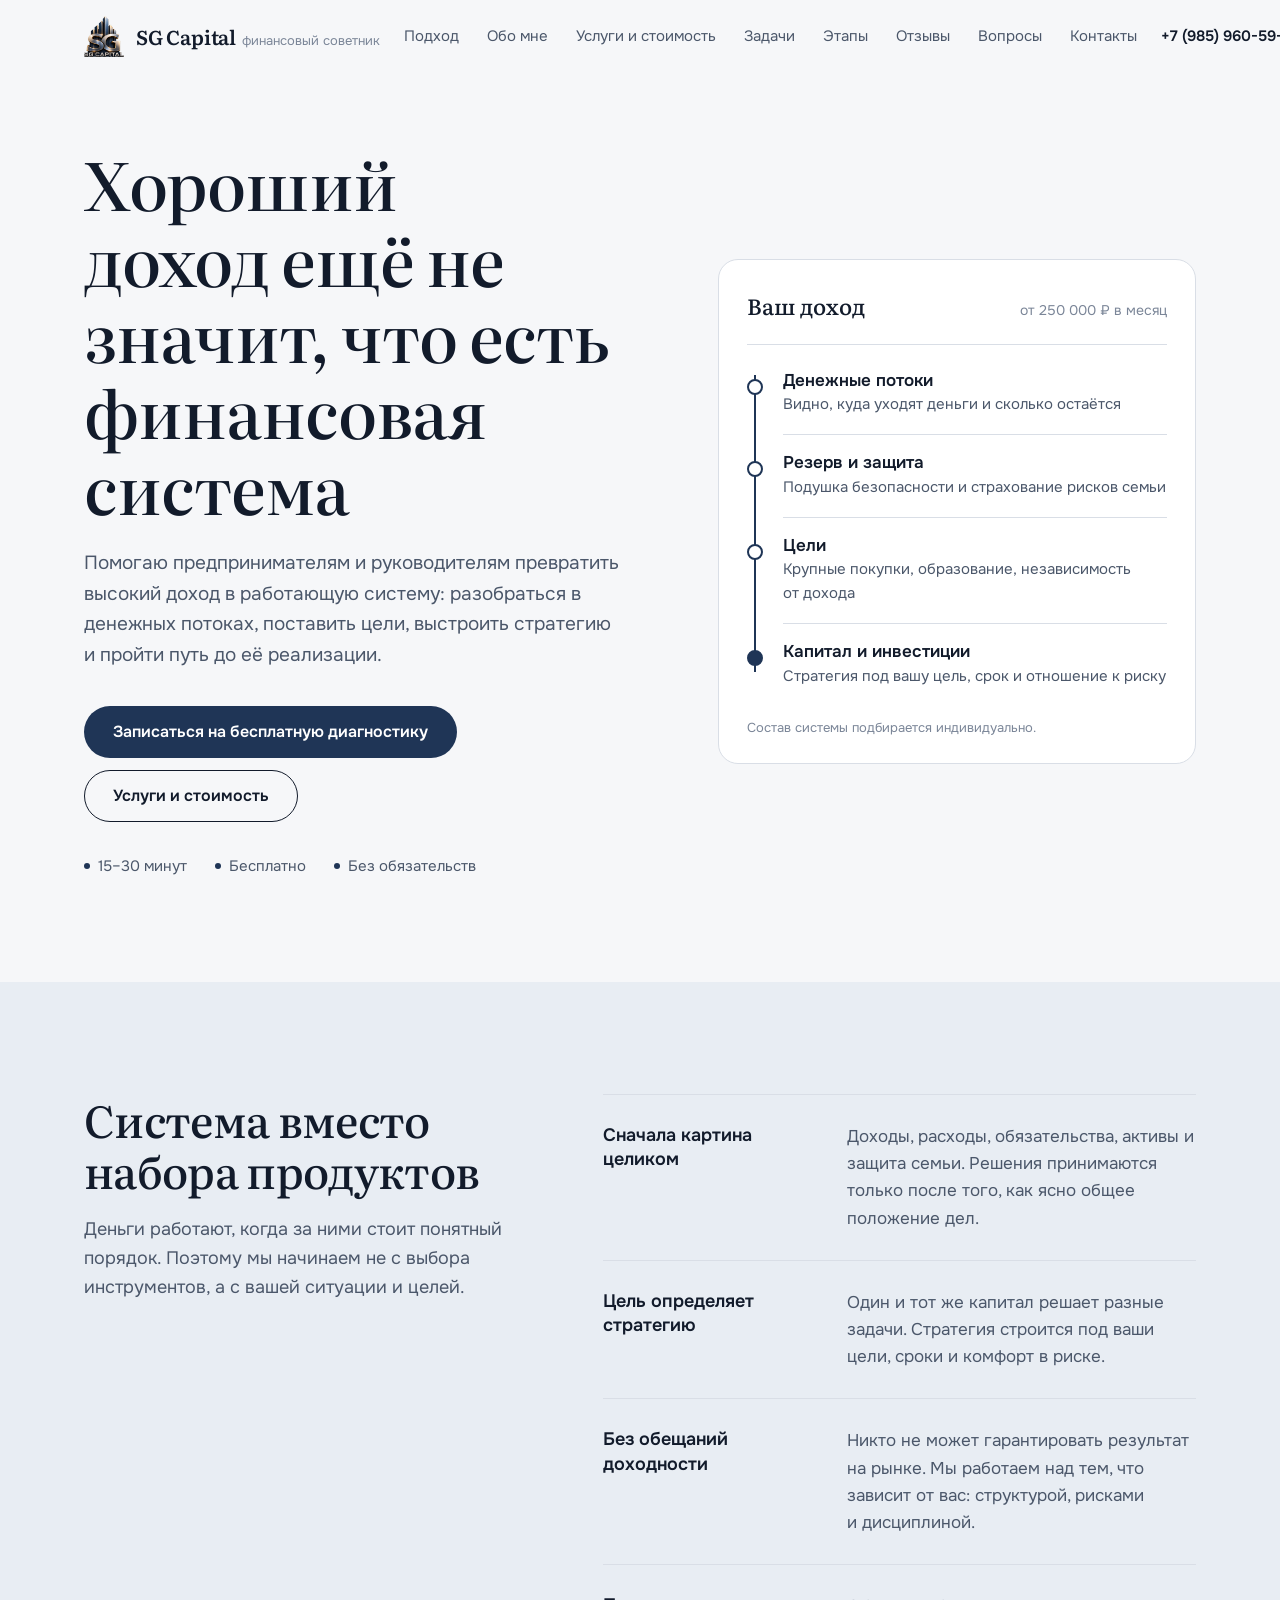
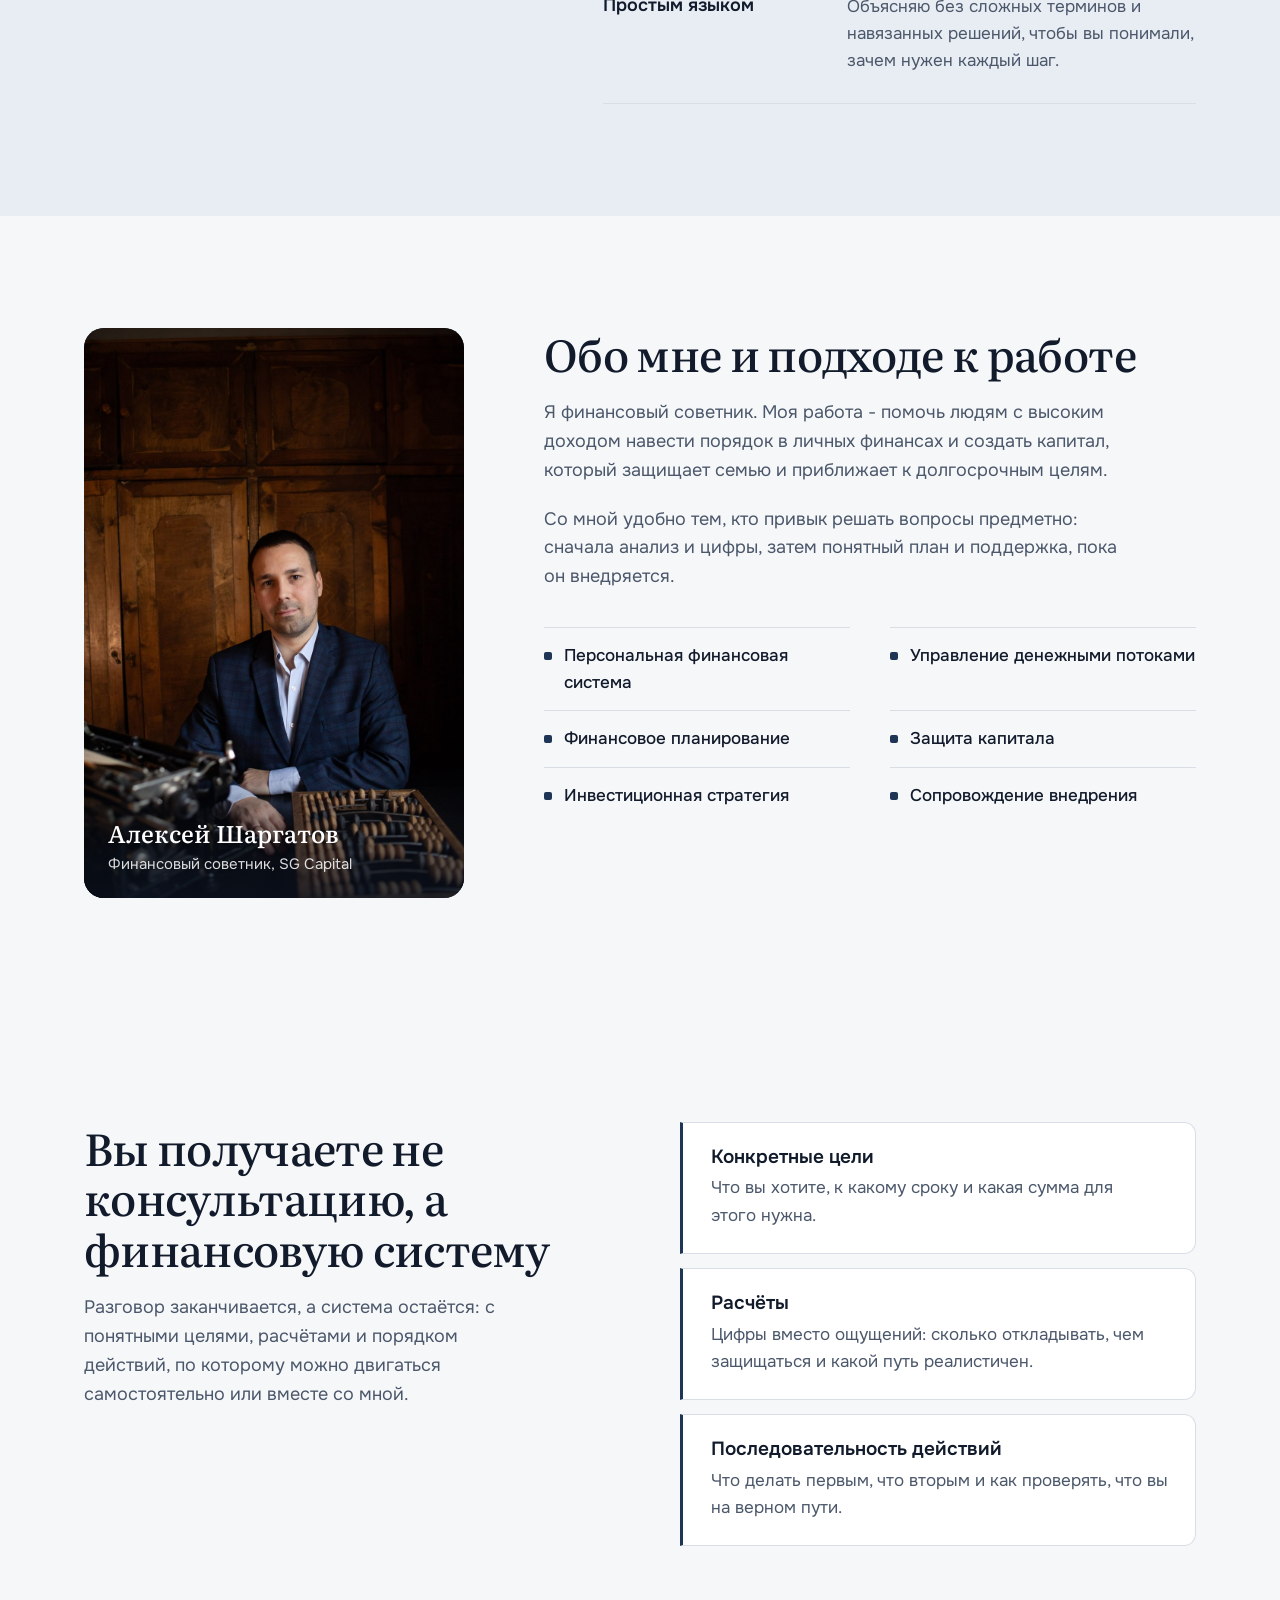
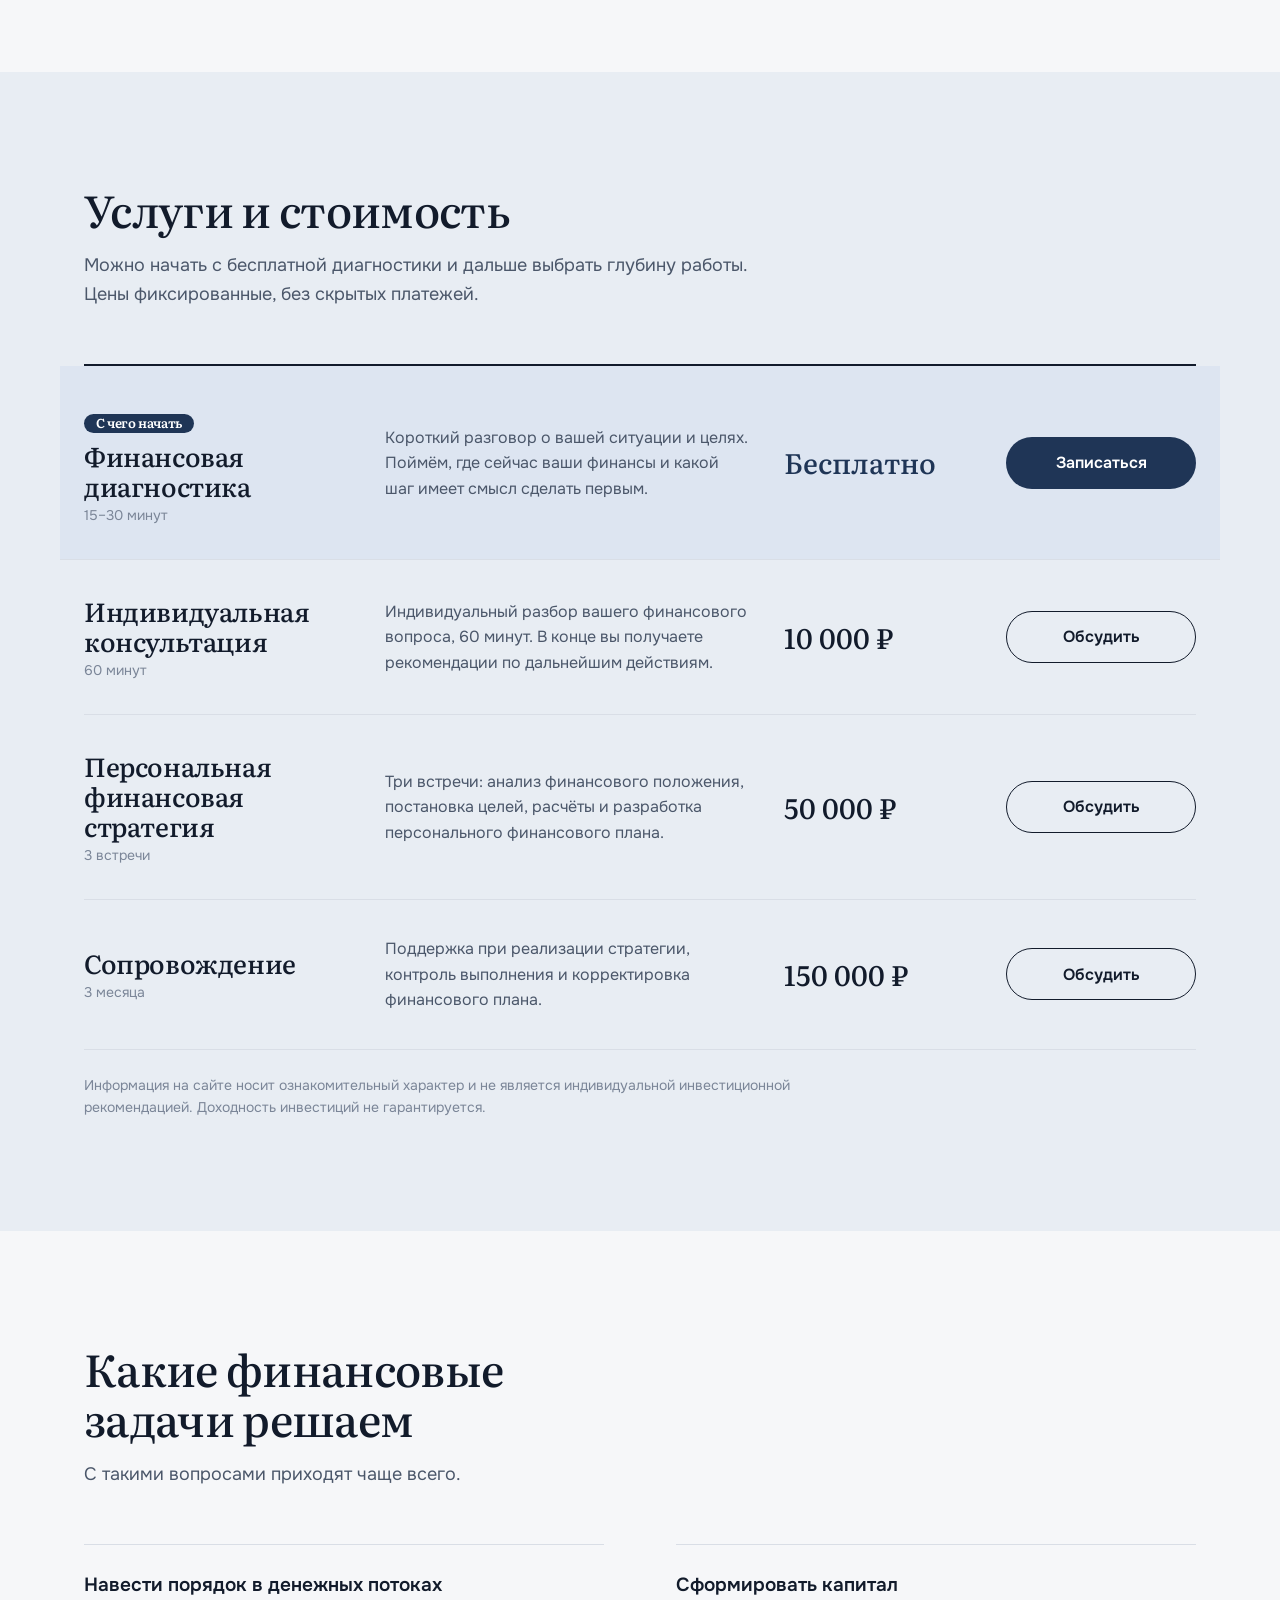
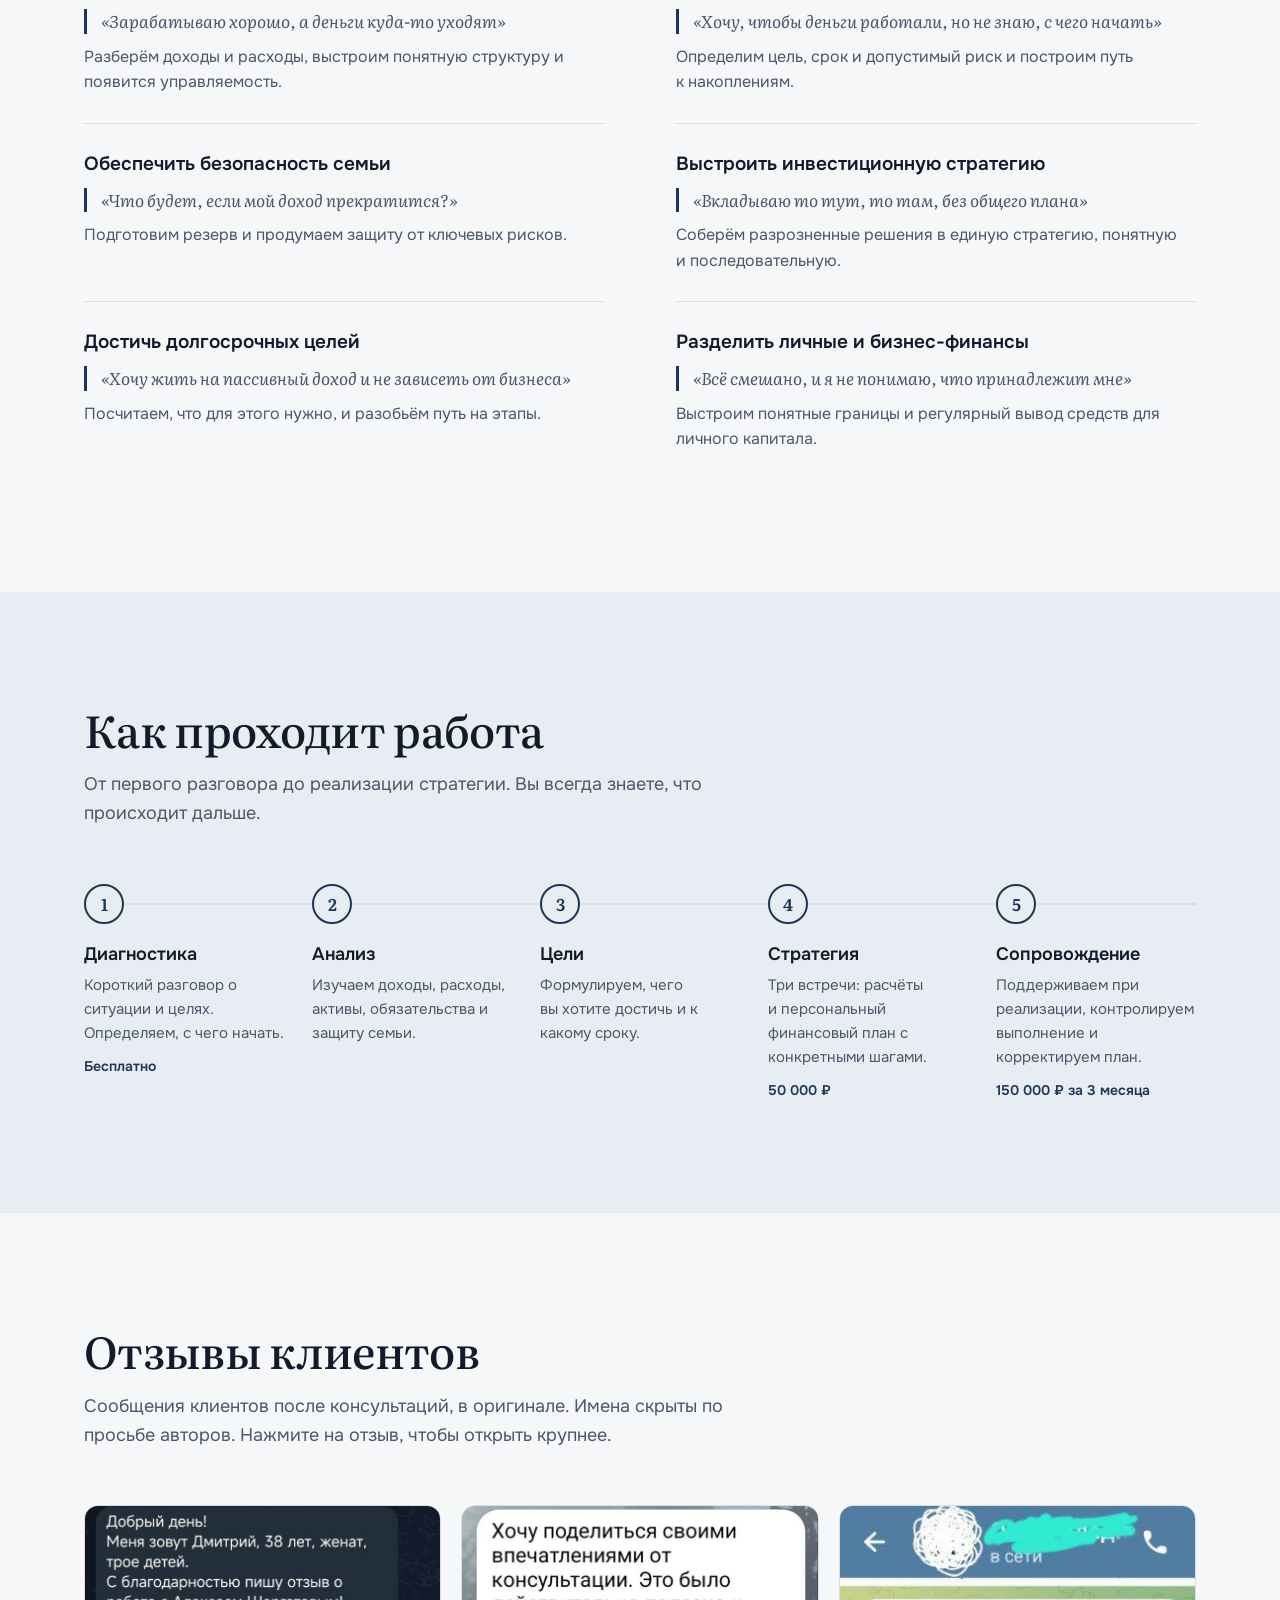
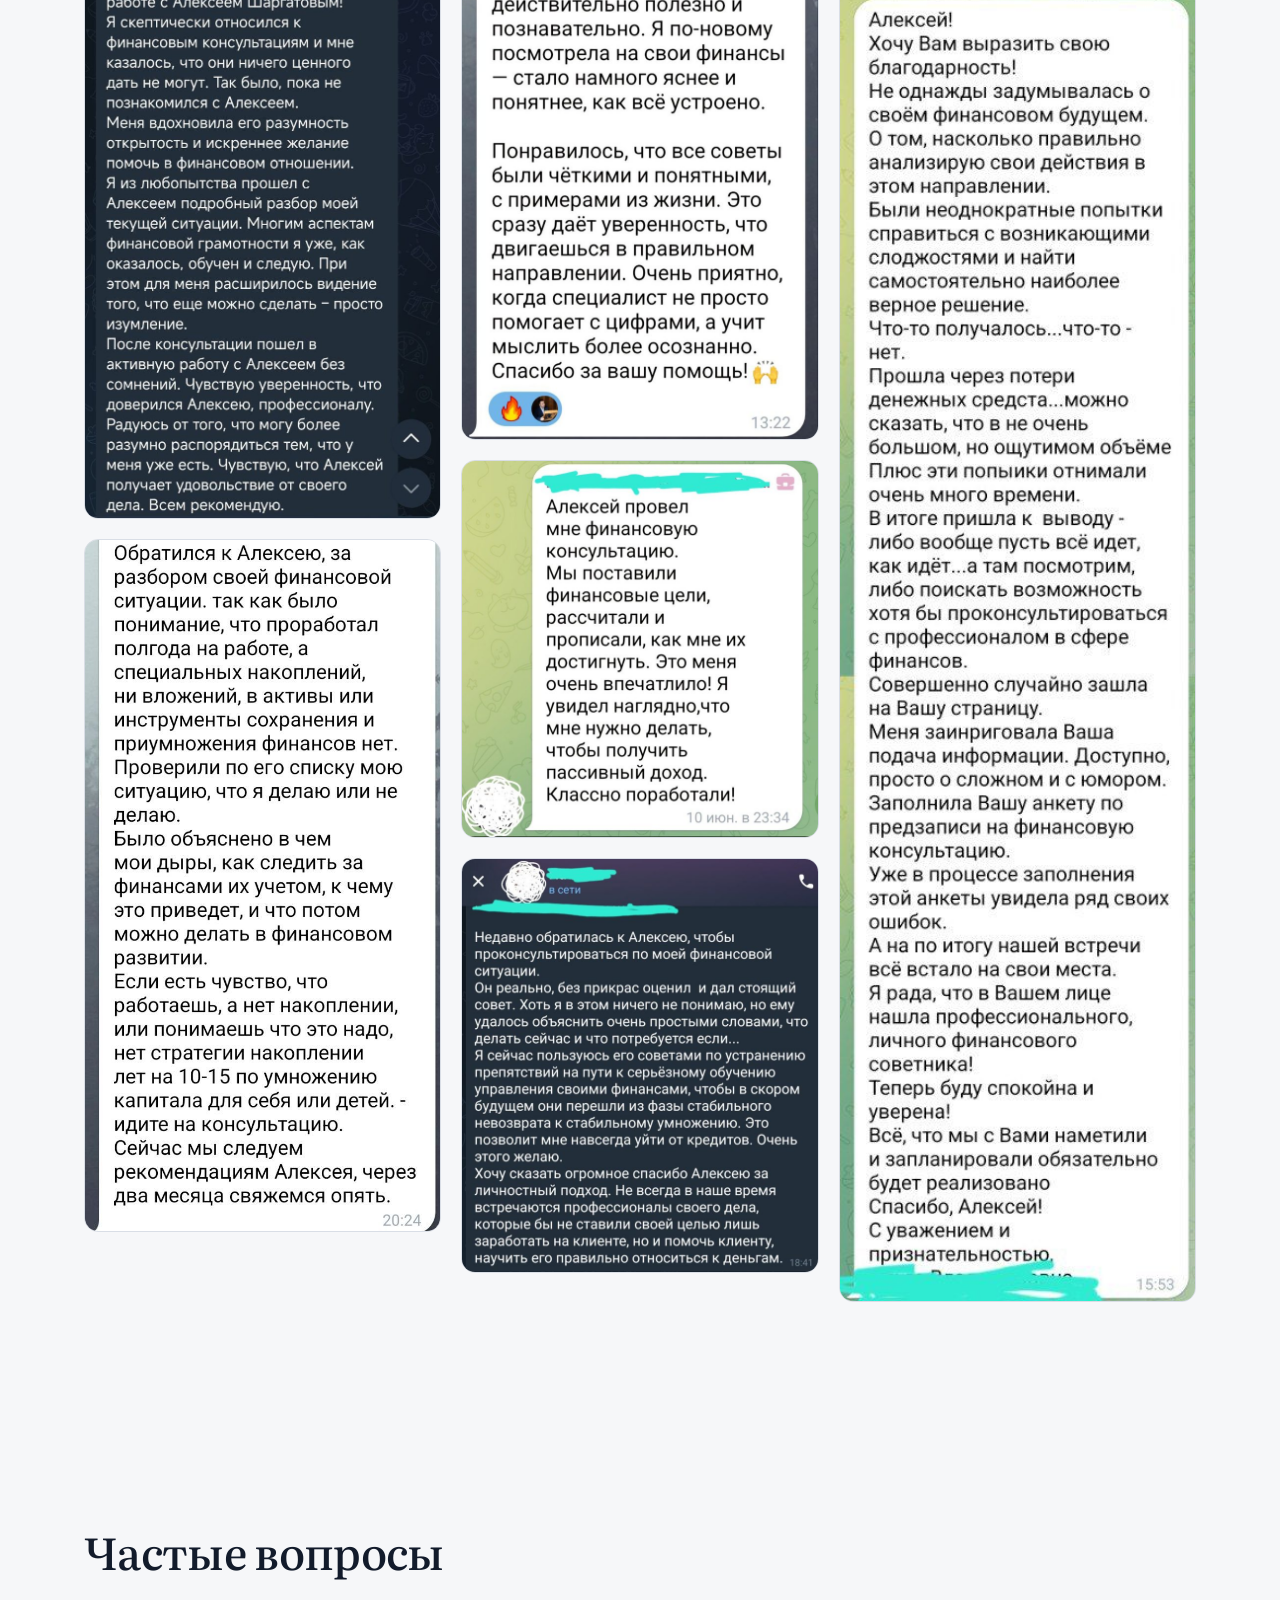
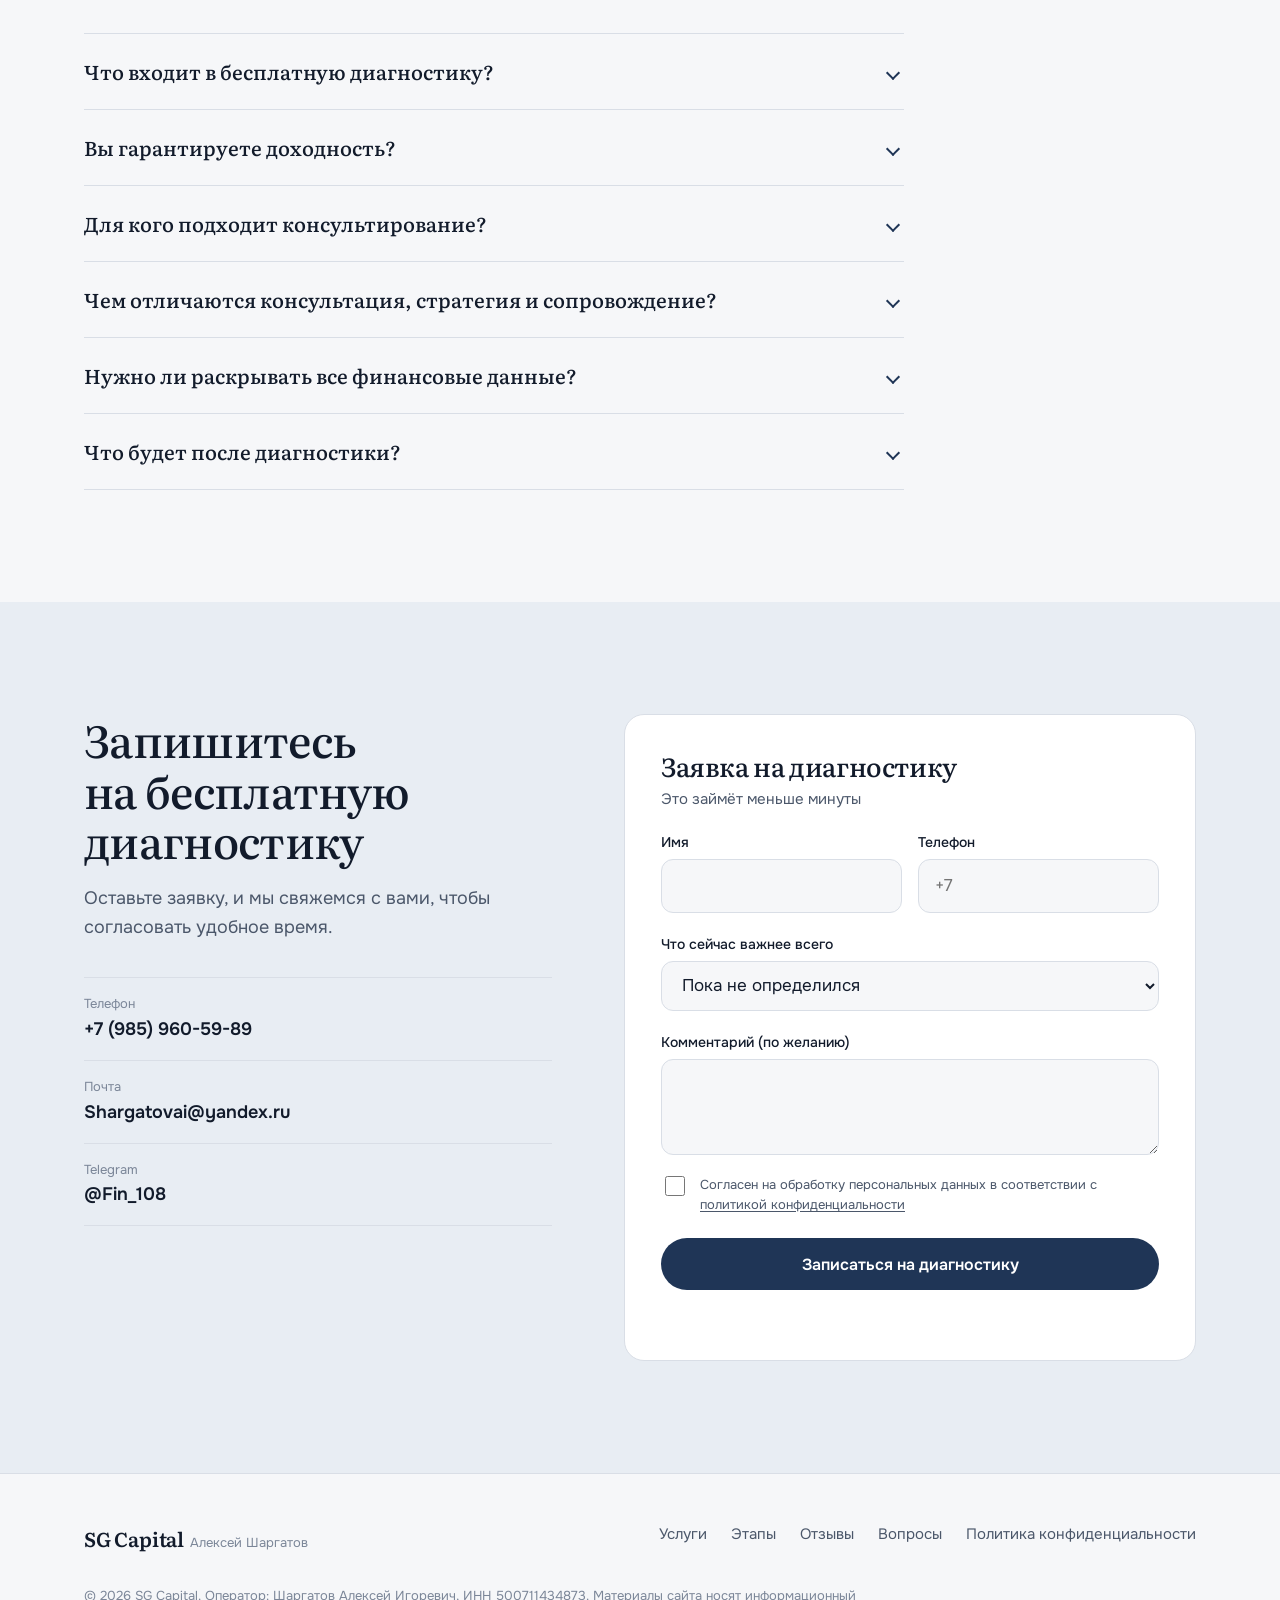
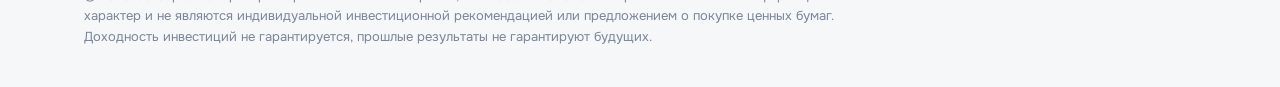
<file: index.html>
<!DOCTYPE html>
<html lang="ru">
<head>
<meta charset="UTF-8">
<meta name="viewport" content="width=device-width, initial-scale=1.0">
<title>Финансовый советник Алексей Шаргатов - SG Capital: личная финансовая система и стратегия</title>
<meta name="description" content="Персональное финансовое консультирование для предпринимателей и руководителей: финансовое планирование, управление денежными потоками, защита и формирование капитала. Бесплатная диагностика 15–30 минут.">
<link rel="canonical" href="https://murzzsite.github.io/sg-capital/">
<meta name="theme-color" content="#F6F7F4">
<meta property="og:type" content="website">
<meta property="og:locale" content="ru_RU">
<meta property="og:title" content="SG Capital - персональное финансовое консультирование">
<meta property="og:description" content="Превращаем высокий доход в работающую финансовую систему: анализ, цели, персональная стратегия и сопровождение.">
<meta property="og:url" content="https://murzzsite.github.io/sg-capital/">
<link rel="icon" href="data:image/svg+xml,%3Csvg xmlns='http://www.w3.org/2000/svg' viewBox='0 0 40 40'%3E%3Crect width='40' height='40' rx='10' fill='%231F3556'/%3E%3Cpath d='M12 25c0 2 2 3.5 5 3.5s4.5-1.2 4.5-3-1.8-2.6-4.5-3.2-4.5-1.4-4.5-3.4S14.5 12 17.500 12 22.500 13.500 22.500 15.500' fill='none' stroke='%23fff' stroke-width='2.400' stroke-linecap='round'/%3E%3Cpath d='M29 14.500c-.8-1.500-2.200-2.300-4-2.300-2.700 0-4.300 2-4.300 4.600v6.400c0 2.600 1.600 4.600 4.300 4.600 1.800 0 3.200-.8 4-2.300v-3h-4' fill='none' stroke='%23fff' stroke-width='2.400' stroke-linecap='round' stroke-linejoin='round'/%3E%3C/svg%3E">
<!-- Верификация поисковиков (вставить после получения кодов):
<meta name="yandex-verification" content="КОД">
<meta name="google-site-verification" content="КОД">
-->
<link rel="preconnect" href="https://fonts.googleapis.com">
<link rel="preconnect" href="https://fonts.gstatic.com" crossorigin>
<link href="https://fonts.googleapis.com/css2?family=Literata:ital,opsz,wght@0,7..72,400;0,7..72,500;0,7..72,600;1,7..72,400&family=Onest:wght@400;500;600&display=swap" rel="stylesheet">
<link rel="stylesheet" href="styles.css">

<script type="application/ld+json">
{
  "@context": "https://schema.org",
  "@type": "ProfessionalService",
  "name": "SG Capital",
  "description": "Персональное финансовое консультирование: финансовое планирование, управление денежными потоками, защита и формирование капитала.",
  "url": "https://murzzsite.github.io/sg-capital/",
  "areaServed": "RU",
  "telephone": "+7 985 960-59-89",
  "email": "Shargatovai@yandex.ru",
  "sameAs": ["https://t.me/Fin_108"],
  "image": "https://murzzsite.github.io/sg-capital/img/logo.png",
  "taxID": "500711434873",
  "founder": { "@type": "Person", "name": "Алексей Шаргатов", "alternateName": "Шаргатов Алексей Игоревич", "jobTitle": "Финансовый советник" },
  "makesOffer": [
    { "@type": "Offer", "name": "Бесплатная финансовая диагностика", "price": "0", "priceCurrency": "RUB" },
    { "@type": "Offer", "name": "Индивидуальная консультация", "price": "10000", "priceCurrency": "RUB" },
    { "@type": "Offer", "name": "Персональная финансовая стратегия", "price": "50000", "priceCurrency": "RUB" },
    { "@type": "Offer", "name": "Сопровождение на 3 месяца", "price": "150000", "priceCurrency": "RUB" }
  ]
}
</script>
<script type="application/ld+json">
{
  "@context": "https://schema.org",
  "@type": "FAQPage",
  "mainEntity": [
    { "@type": "Question", "name": "Что входит в бесплатную диагностику?", "acceptedAnswer": { "@type": "Answer", "text": "Короткий разговор на 15–30 минут: мы смотрим, как устроены ваши доходы, расходы и цели, и определяем, с чего стоит начать. Это ни к чему не обязывает." } },
    { "@type": "Question", "name": "Вы гарантируете доходность?", "acceptedAnswer": { "@type": "Answer", "text": "Нет. Никто не вправе гарантировать доходность инвестиций. Мы работаем над структурой, рисками и дисциплиной, а решения о вложениях вы принимаете сами." } },
    { "@type": "Question", "name": "Для кого подходит консультирование?", "acceptedAnswer": { "@type": "Answer", "text": "Для предпринимателей, руководителей и специалистов с доходом от 250 000 рублей в месяц, которые хотят систематизировать финансы и сформировать капитал." } },
    { "@type": "Question", "name": "Чем отличаются консультация, стратегия и сопровождение?", "acceptedAnswer": { "@type": "Answer", "text": "Консультация (10 000 ₽, 60 минут) - разбор одного финансового вопроса и рекомендации. Стратегия (50 000 ₽, 3 встречи) - анализ, цели, расчёты и персональный финансовый план. Сопровождение (150 000 ₽ за 3 месяца) - поддержка при реализации, контроль выполнения и корректировка плана." } },
    { "@type": "Question", "name": "Нужно ли раскрывать все финансовые данные?", "acceptedAnswer": { "@type": "Answer", "text": "На диагностике достаточно общей картины. Подробные цифры понадобятся при работе над стратегией, и вы сами решаете, чем делиться." } },
    { "@type": "Question", "name": "Что будет после диагностики?", "acceptedAnswer": { "@type": "Answer", "text": "Вы получите понимание, где сейчас ваши финансы и что имеет смысл делать дальше. Если вам нужна более глубокая работа, предложим подходящий формат: консультацию, стратегию или сопровождение." } }
  ]
}
</script>

<!-- АНАЛИТИКА: подключить после получения ID счётчиков.
Яндекс Метрика: вставить код счётчика сюда и задать window.YM_ID = <номер счётчика>; цель «lead_form».
Google Analytics (GA4): вставить gtag.js с идентификатором G-XXXXXXX.
-->
</head>
<body>

<header class="header" id="header">
  <div class="wrap header__inner">
    <a href="#top" class="logo" aria-label="SG Capital - на главную">
      <img class="logo__mark" src="img/logo.png" width="40" height="41" alt="">
      <span class="logo__text">SG Capital<small>финансовый советник</small></span>
    </a>
    <nav class="nav" id="nav" aria-label="Основная навигация">
      <a href="#approach">Подход</a>
      <a href="#about">Обо мне</a>
      <a href="#services">Услуги и стоимость</a>
      <a href="#tasks">Задачи</a>
      <a href="#process">Этапы</a>
      <a href="#reviews">Отзывы</a>
      <a href="#faq">Вопросы</a>
      <a href="#contact">Контакты</a>
    </nav>
    <a href="tel:+79859605989" class="header__phone">+7 (985) 960-59-89</a>
    <a href="#contact" class="btn btn--primary btn--sm">Записаться</a>
    <button class="burger" id="burger" aria-label="Открыть меню" aria-expanded="false" aria-controls="nav"><span></span></button>
  </div>
</header>

<main id="top">

<!-- HERO -->
<section class="hero">
  <div class="wrap hero__grid">
    <div>
      <h1>Хороший доход ещё не значит, что есть финансовая система</h1>
      <p class="hero__lead">Помогаю предпринимателям и руководителям превратить высокий доход в работающую систему: разобраться в денежных потоках, поставить цели, выстроить стратегию и пройти путь до её реализации.</p>
      <div class="hero__cta">
        <a href="#contact" class="btn btn--primary">Записаться на бесплатную диагностику</a>
        <a href="#services" class="btn btn--ghost">Услуги и стоимость</a>
      </div>
      <ul class="hero__facts">
        <li>15–30 минут</li>
        <li>Бесплатно</li>
        <li>Без обязательств</li>
      </ul>
    </div>

    <aside class="flow" aria-label="Схема персональной финансовой системы">
      <div class="flow__top"><strong>Ваш доход</strong><span>от 250 000 ₽ в месяц</span></div>
      <ol class="flow__list">
        <li class="flow__item"><h3>Денежные потоки</h3><p>Видно, куда уходят деньги и сколько остаётся</p></li>
        <li class="flow__item"><h3>Резерв и защита</h3><p>Подушка безопасности и страхование рисков семьи</p></li>
        <li class="flow__item"><h3>Цели</h3><p>Крупные покупки, образование, независимость от дохода</p></li>
        <li class="flow__item"><h3>Капитал и инвестиции</h3><p>Стратегия под вашу цель, срок и отношение к риску</p></li>
      </ol>
      <p class="flow__note">Состав системы подбирается индивидуально.</p>
    </aside>
  </div>
</section>

<!-- APPROACH -->
<section class="section section--tint" id="approach">
  <div class="wrap principles">
    <div class="principles__lead">
      <h2>Система вместо набора продуктов</h2>
      <p>Деньги работают, когда за ними стоит понятный порядок. Поэтому мы начинаем не с выбора инструментов, а с вашей ситуации и целей.</p>
    </div>
    <ul class="rules">
      <li><h3>Сначала картина целиком</h3><p>Доходы, расходы, обязательства, активы и защита семьи. Решения принимаются только после того, как ясно общее положение дел.</p></li>
      <li><h3>Цель определяет стратегию</h3><p>Один и тот же капитал решает разные задачи. Стратегия строится под ваши цели, сроки и комфорт в риске.</p></li>
      <li><h3>Без обещаний доходности</h3><p>Никто не может гарантировать результат на рынке. Мы работаем над тем, что зависит от вас: структурой, рисками и дисциплиной.</p></li>
      <li><h3>Простым языком</h3><p>Объясняю без сложных терминов и навязанных решений, чтобы вы понимали, зачем нужен каждый шаг.</p></li>
    </ul>
  </div>
</section>

<!-- ABOUT -->
<section class="section" id="about">
  <div class="wrap about">
    <figure class="portrait">
      <img src="img/alexey.jpg?v=2" width="1000" height="1500" alt="Алексей Шаргатов, финансовый советник SG Capital" loading="lazy">
      <figcaption><strong>Алексей Шаргатов</strong><span>Финансовый советник, SG Capital</span></figcaption>
    </figure>
    <div class="about__body">
      <h2>Обо мне и подходе к работе</h2>
      <p>Я финансовый советник. Моя работа - помочь людям с высоким доходом навести порядок в личных финансах и создать капитал, который защищает семью и приближает к долгосрочным целям.</p>
      <p>Со мной удобно тем, кто привык решать вопросы предметно: сначала анализ и цифры, затем понятный план и поддержка, пока он внедряется.</p>
      <ul class="about__areas">
        <li>Персональная финансовая система</li>
        <li>Управление денежными потоками</li>
        <li>Финансовое планирование</li>
        <li>Защита капитала</li>
        <li>Инвестиционная стратегия</li>
        <li>Сопровождение внедрения</li>
      </ul>
    </div>
  </div>
</section>

<!-- RESULT -->
<section class="section" id="result">
  <div class="wrap result">
    <div class="result__lead">
      <h2>Вы получаете не консультацию, а финансовую систему</h2>
      <p>Разговор заканчивается, а система остаётся: с понятными целями, расчётами и порядком действий, по которому можно двигаться самостоятельно или вместе со мной.</p>
    </div>
    <ul class="result__list">
      <li><h3>Конкретные цели</h3><p>Что вы хотите, к какому сроку и какая сумма для этого нужна.</p></li>
      <li><h3>Расчёты</h3><p>Цифры вместо ощущений: сколько откладывать, чем защищаться и какой путь реалистичен.</p></li>
      <li><h3>Последовательность действий</h3><p>Что делать первым, что вторым и как проверять, что вы на верном пути.</p></li>
    </ul>
  </div>
</section>

<!-- SERVICES -->
<section class="section section--tint" id="services">
  <div class="wrap">
    <div class="section__head">
      <h2>Услуги и стоимость</h2>
      <p>Можно начать с бесплатной диагностики и дальше выбрать глубину работы. Цены фиксированные, без скрытых платежей.</p>
    </div>
    <div class="price">
      <article class="price__row price__row--lead">
        <h3><span class="price__badge">С чего начать</span><br>Финансовая диагностика<small>15–30 минут</small></h3>
        <p>Короткий разговор о вашей ситуации и целях. Поймём, где сейчас ваши финансы и какой шаг имеет смысл сделать первым.</p>
        <div class="price__sum price__sum--free">Бесплатно</div>
        <a href="#contact" class="btn btn--primary">Записаться</a>
      </article>
      <article class="price__row">
        <h3>Индивидуальная консультация<small>60 минут</small></h3>
        <p>Индивидуальный разбор вашего финансового вопроса, 60 минут. В конце вы получаете рекомендации по дальнейшим действиям.</p>
        <div class="price__sum">10 000 ₽</div>
        <a href="#contact" class="btn btn--ghost">Обсудить</a>
      </article>
      <article class="price__row">
        <h3>Персональная финансовая стратегия<small>3 встречи</small></h3>
        <p>Три встречи: анализ финансового положения, постановка целей, расчёты и разработка персонального финансового плана.</p>
        <div class="price__sum">50 000 ₽</div>
        <a href="#contact" class="btn btn--ghost">Обсудить</a>
      </article>
      <article class="price__row">
        <h3>Сопровождение<small>3 месяца</small></h3>
        <p>Поддержка при реализации стратегии, контроль выполнения и корректировка финансового плана.</p>
        <div class="price__sum">150 000 ₽</div>
        <a href="#contact" class="btn btn--ghost">Обсудить</a>
      </article>
    </div>
    <p class="price__note">Информация на сайте носит ознакомительный характер и не является индивидуальной инвестиционной рекомендацией. Доходность инвестиций не гарантируется.</p>
  </div>
</section>

<!-- TASKS -->
<section class="section" id="tasks">
  <div class="wrap">
    <div class="section__head">
      <h2>Какие финансовые задачи решаем</h2>
      <p>С такими вопросами приходят чаще всего.</p>
    </div>
    <div class="tasks">
      <article class="task">
        <h3>Навести порядок в денежных потоках</h3>
        <blockquote>«Зарабатываю хорошо, а деньги куда-то уходят»</blockquote>
        <p>Разберём доходы и расходы, выстроим понятную структуру и появится управляемость.</p>
      </article>
      <article class="task">
        <h3>Сформировать капитал</h3>
        <blockquote>«Хочу, чтобы деньги работали, но не знаю, с чего начать»</blockquote>
        <p>Определим цель, срок и допустимый риск и построим путь к накоплениям.</p>
      </article>
      <article class="task">
        <h3>Обеспечить безопасность семьи</h3>
        <blockquote>«Что будет, если мой доход прекратится?»</blockquote>
        <p>Подготовим резерв и продумаем защиту от ключевых рисков.</p>
      </article>
      <article class="task">
        <h3>Выстроить инвестиционную стратегию</h3>
        <blockquote>«Вкладываю то тут, то там, без общего плана»</blockquote>
        <p>Соберём разрозненные решения в единую стратегию, понятную и последовательную.</p>
      </article>
      <article class="task">
        <h3>Достичь долгосрочных целей</h3>
        <blockquote>«Хочу жить на пассивный доход и не зависеть от бизнеса»</blockquote>
        <p>Посчитаем, что для этого нужно, и разобьём путь на этапы.</p>
      </article>
      <article class="task">
        <h3>Разделить личные и бизнес-финансы</h3>
        <blockquote>«Всё смешано, и я не понимаю, что принадлежит мне»</blockquote>
        <p>Выстроим понятные границы и регулярный вывод средств для личного капитала.</p>
      </article>
    </div>
  </div>
</section>

<!-- PROCESS -->
<section class="section section--tint" id="process">
  <div class="wrap">
    <div class="section__head">
      <h2>Как проходит работа</h2>
      <p>От первого разговора до реализации стратегии. Вы всегда знаете, что происходит дальше.</p>
    </div>
    <ol class="steps">
      <li class="step"><h3>Диагностика</h3><p>Короткий разговор о ситуации и целях. Определяем, с чего начать.</p><em>Бесплатно</em></li>
      <li class="step"><h3>Анализ</h3><p>Изучаем доходы, расходы, активы, обязательства и защиту семьи.</p></li>
      <li class="step"><h3>Цели</h3><p>Формулируем, чего вы хотите достичь и к какому сроку.</p></li>
      <li class="step"><h3>Стратегия</h3><p>Три встречи: расчёты и персональный финансовый план с конкретными шагами.</p><em>50 000 ₽</em></li>
      <li class="step"><h3>Сопровождение</h3><p>Поддерживаем при реализации, контролируем выполнение и корректируем план.</p><em>150 000 ₽ за 3 месяца</em></li>
    </ol>
  </div>
</section>

<!-- REVIEWS -->
<section class="section" id="reviews">
  <div class="wrap">
    <div class="section__head">
      <h2>Отзывы клиентов</h2>
      <p>Сообщения клиентов после консультаций, в оригинале. Имена скрыты по просьбе авторов. Нажмите на отзыв, чтобы открыть крупнее.</p>
    </div>
    <div class="reviews">
      <a class="review" href="img/review-1.jpg" target="_blank" rel="noopener"><img src="img/review-1.jpg" width="720" height="1239" alt="Отзыв клиента Дмитрия о работе с Алексеем Шаргатовым" loading="lazy"></a>
      <a class="review" href="img/review-2.jpg" target="_blank" rel="noopener"><img src="img/review-2.jpg" width="658" height="1280" alt="Отзыв клиента о разборе финансовой ситуации" loading="lazy"></a>
      <a class="review" href="img/review-3.jpg" target="_blank" rel="noopener"><img src="img/review-3.jpg" width="720" height="1080" alt="Отзыв клиента о консультации" loading="lazy"></a>
      <a class="review" href="img/review-4.jpg" target="_blank" rel="noopener"><img src="img/review-4.jpg" width="720" height="762" alt="Отзыв клиента о постановке финансовых целей" loading="lazy"></a>
      <a class="review" href="img/review-5.jpg" target="_blank" rel="noopener"><img src="img/review-5.jpg" width="720" height="836" alt="Отзыв клиента о личном подходе" loading="lazy"></a>
      <a class="review" href="img/review-6.jpg" target="_blank" rel="noopener"><img src="img/review-6.jpg" width="326" height="1280" alt="Отзыв клиентки о финансовой консультации" loading="lazy"></a>
    </div>
  </div>
</section>

<!-- FAQ -->
<section class="section" id="faq">
  <div class="wrap">
    <div class="section__head"><h2>Частые вопросы</h2></div>
    <div class="faq">
      <details>
        <summary>Что входит в бесплатную диагностику?</summary>
        <p>Короткий разговор на 15–30 минут: мы смотрим, как устроены ваши доходы, расходы и цели, и определяем, с чего стоит начать. Это ни к чему не обязывает.</p>
      </details>
      <details>
        <summary>Вы гарантируете доходность?</summary>
        <p>Нет. Никто не вправе гарантировать доходность инвестиций. Мы работаем над структурой, рисками и дисциплиной, а решения о вложениях вы принимаете сами.</p>
      </details>
      <details>
        <summary>Для кого подходит консультирование?</summary>
        <p>Для предпринимателей, руководителей и специалистов с доходом от 250 000 рублей в месяц, которые хотят систематизировать финансы и сформировать капитал.</p>
      </details>
      <details>
        <summary>Чем отличаются консультация, стратегия и сопровождение?</summary>
        <p>Консультация (10 000 ₽, 60 минут) - разбор одного финансового вопроса и рекомендации. Стратегия (50 000 ₽, 3 встречи) - анализ, цели, расчёты и персональный финансовый план. Сопровождение (150 000 ₽ за 3 месяца) - поддержка при реализации, контроль выполнения и корректировка плана.</p>
      </details>
      <details>
        <summary>Нужно ли раскрывать все финансовые данные?</summary>
        <p>На диагностике достаточно общей картины. Подробные цифры понадобятся при работе над стратегией, и вы сами решаете, чем делиться.</p>
      </details>
      <details>
        <summary>Что будет после диагностики?</summary>
        <p>Вы получите понимание, где сейчас ваши финансы и что имеет смысл делать дальше. Если вам нужна более глубокая работа, предложим подходящий формат: консультацию, стратегию или сопровождение.</p>
      </details>
    </div>
  </div>
</section>

<!-- CONTACT -->
<section class="section section--tint" id="contact">
  <div class="wrap contact">
    <div class="contact__info">
      <h2>Запишитесь на бесплатную диагностику</h2>
      <p>Оставьте заявку, и мы свяжемся с вами, чтобы согласовать удобное время.</p>
      <ul class="contact__list">
        <li><small>Телефон</small><a href="tel:+79859605989">+7 (985) 960-59-89</a></li>
        <li><small>Почта</small><a href="mailto:Shargatovai@yandex.ru">Shargatovai@yandex.ru</a></li>
        <li><small>Telegram</small><a href="https://t.me/Fin_108" target="_blank" rel="noopener">@Fin_108</a></li>
      </ul>
    </div>

    <form class="form" id="leadForm" novalidate>
      <h3>Заявка на диагностику</h3>
      <p class="form__sub">Это займёт меньше минуты</p>
      <div class="field-row">
        <div class="field"><label for="f-name">Имя</label><input id="f-name" name="name" type="text" autocomplete="name" required></div>
        <div class="field"><label for="f-phone">Телефон</label><input id="f-phone" name="phone" type="tel" autocomplete="tel" inputmode="tel" placeholder="+7" required></div>
      </div>
      <div class="field">
        <label for="f-topic">Что сейчас важнее всего</label>
        <select id="f-topic" name="topic">
          <option value="Не определился">Пока не определился</option>
          <option value="Навести порядок в денежных потоках">Навести порядок в денежных потоках</option>
          <option value="Сформировать капитал">Сформировать капитал</option>
          <option value="Защита семьи и капитала">Защитить семью и капитал</option>
          <option value="Инвестиционная стратегия">Инвестиционная стратегия</option>
          <option value="Другое">Другое</option>
        </select>
      </div>
      <div class="field"><label for="f-comment">Комментарий (по желанию)</label><textarea id="f-comment" name="comment"></textarea></div>
      <input type="text" name="_gotcha" style="display:none" tabindex="-1" autocomplete="off">
      <label class="consent"><input type="checkbox" name="consent" required><span>Согласен на обработку персональных данных в соответствии с <a href="privacy.html">политикой конфиденциальности</a></span></label>
      <button type="submit" class="btn btn--primary">Записаться на диагностику</button>
      <p id="formStatus" role="status" aria-live="polite" style="margin-top:14px;font-size:14px;color:var(--soft);min-height:20px"></p>
    </form>
  </div>
</section>

</main>

<footer class="footer">
  <div class="wrap">
    <div class="footer__top">
      <a href="#top" class="logo"><span class="logo__text">SG Capital<small>Алексей Шаргатов</small></span></a>
      <nav class="footer__links" aria-label="Нижняя навигация">
        <a href="#services">Услуги</a>
        <a href="#process">Этапы</a>
        <a href="#reviews">Отзывы</a>
        <a href="#faq">Вопросы</a>
        <a href="privacy.html">Политика конфиденциальности</a>
      </nav>
    </div>
    <p class="footer__legal">© <span id="year">2026</span> SG Capital. Оператор: Шаргатов Алексей Игоревич, ИНН 500711434873. Материалы сайта носят информационный характер и не являются индивидуальной инвестиционной рекомендацией или предложением о покупке ценных бумаг. Доходность инвестиций не гарантируется, прошлые результаты не гарантируют будущих.</p>
  </div>
</footer>

<div class="cta-bar"><a href="#contact" class="btn btn--primary">Записаться на диагностику</a></div>

<script src="script.js"></script>
</body>
</html>
</file>
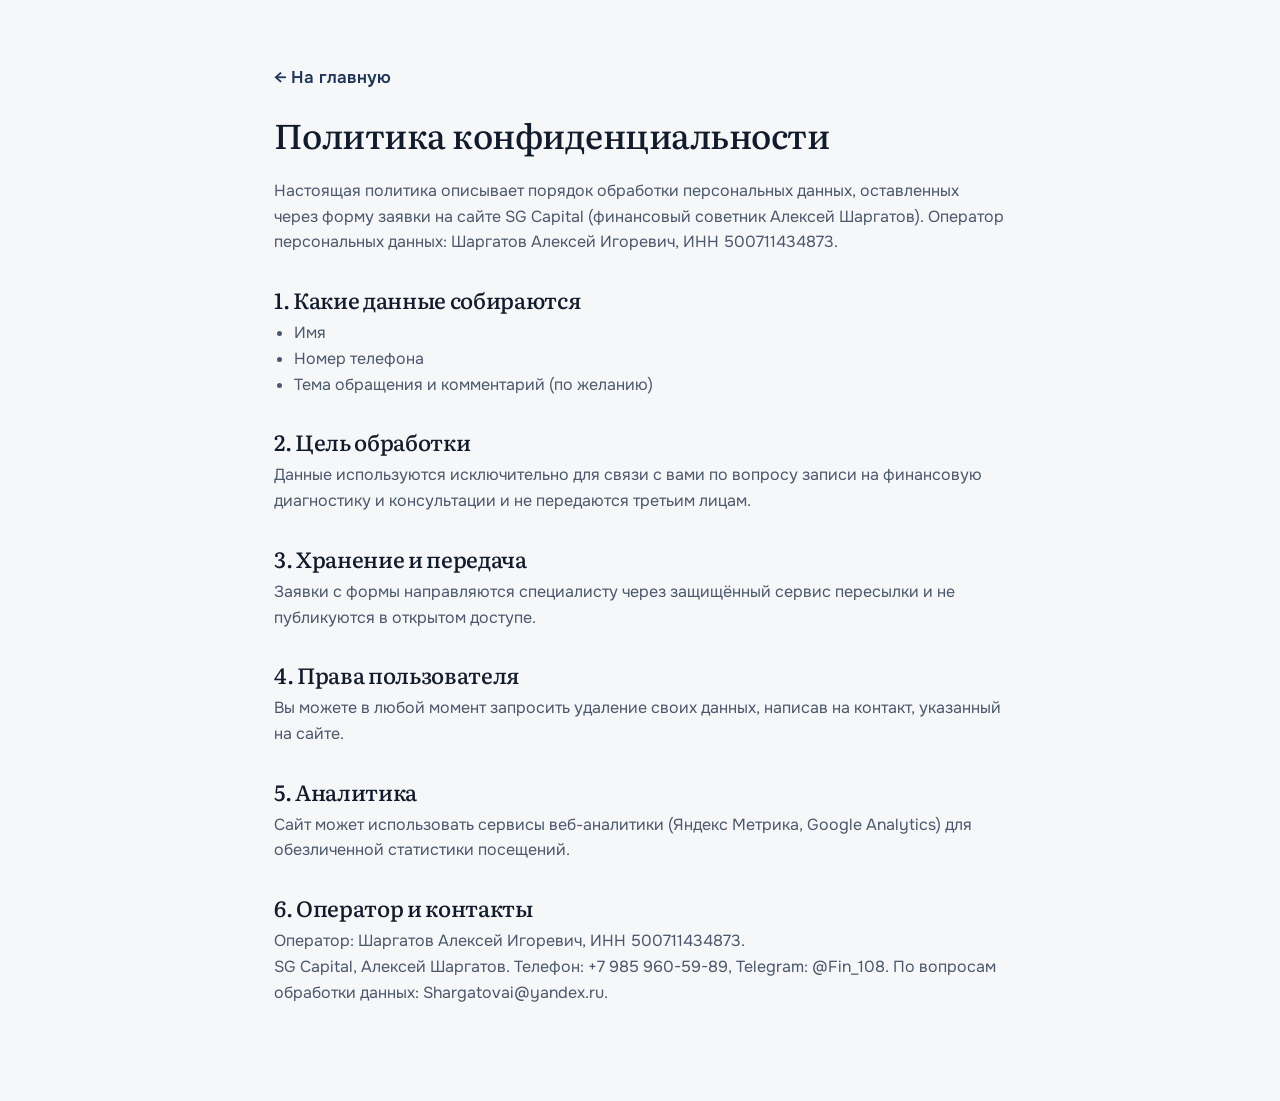
<file: privacy.html>
<!DOCTYPE html>
<html lang="ru">
<head>
<meta charset="UTF-8">
<meta name="viewport" content="width=device-width, initial-scale=1.0">
<meta name="robots" content="noindex">
<title>Политика конфиденциальности - SG Capital</title>
<link href="https://fonts.googleapis.com/css2?family=Literata:opsz,wght@7..72,500&family=Onest:wght@400;500;600&display=swap" rel="stylesheet">
<link rel="stylesheet" href="styles.css">
<style>
  .legal { max-width: 780px; margin: 0 auto; padding: 64px 24px 96px; }
  .legal h1 { font-size: 34px; margin-bottom: 24px; }
  .legal h2 { font-size: 22px; margin-top: 32px; margin-bottom: 8px; }
  .legal p, .legal li { color: var(--soft); font-size: 16px; }
  .legal ul { padding-left: 20px; list-style: disc; }
  .legal a.back { display: inline-block; margin-bottom: 24px; font-weight: 600; color: var(--accent); }
</style>
</head>
<body>
<div class="legal">
  <a href="index.html" class="back">← На главную</a>
  <h1>Политика конфиденциальности</h1>
  <p>Настоящая политика описывает порядок обработки персональных данных, оставленных через форму заявки на сайте SG Capital (финансовый советник Алексей Шаргатов). Оператор персональных данных: Шаргатов Алексей Игоревич, ИНН 500711434873.</p>

  <h2>1. Какие данные собираются</h2>
  <ul>
    <li>Имя</li>
    <li>Номер телефона</li>
    <li>Тема обращения и комментарий (по желанию)</li>
  </ul>

  <h2>2. Цель обработки</h2>
  <p>Данные используются исключительно для связи с вами по вопросу записи на финансовую диагностику и консультации и не передаются третьим лицам.</p>

  <h2>3. Хранение и передача</h2>
  <p>Заявки с формы направляются специалисту через защищённый сервис пересылки и не публикуются в открытом доступе.</p>

  <h2>4. Права пользователя</h2>
  <p>Вы можете в любой момент запросить удаление своих данных, написав на контакт, указанный на сайте.</p>

  <h2>5. Аналитика</h2>
  <p>Сайт может использовать сервисы веб-аналитики (Яндекс Метрика, Google Analytics) для обезличенной статистики посещений.</p>

  <h2>6. Оператор и контакты</h2>
  <p>Оператор: Шаргатов Алексей Игоревич, ИНН 500711434873.</p>
  <p>SG Capital, Алексей Шаргатов. Телефон: <a href="tel:+79859605989">+7 985 960-59-89</a>, Telegram: <a href="https://t.me/Fin_108">@Fin_108</a>. По вопросам обработки данных: <a href="mailto:Shargatovai@yandex.ru">Shargatovai@yandex.ru</a>.</p>
</div>
</body>
</html>
</file>
<file: styles.css>
:root {
  --paper: #F6F7F9;
  --card: #FFFFFF;
  --mist: #E8EDF3;
  --ink: #121B2B;
  --soft: #4B576A;
  --faint: #7B8698;
  --line: #D9DEE6;
  --accent: #1F3556;
  --accent-dark: #142440;
  --accent-tint: #DDE5F1;
  --font-head: 'Literata', Georgia, serif;
  --font-body: 'Onest', system-ui, -apple-system, 'Segoe UI', sans-serif;
  --wrap: 1160px;
}

*, *::before, *::after { box-sizing: border-box; }
html { scroll-behavior: smooth; -webkit-text-size-adjust: 100%; }
body {
  margin: 0;
  background: var(--paper);
  color: var(--ink);
  font-family: var(--font-body);
  font-size: 17px;
  line-height: 1.6;
  -webkit-font-smoothing: antialiased;
}
img, svg { display: block; max-width: 100%; }
a { color: inherit; text-decoration: none; }
ul, ol { margin: 0; padding: 0; list-style: none; }
h1, h2, h3, h4, p { margin: 0; }
h1, h2, h3 { font-family: var(--font-head); font-weight: 500; letter-spacing: -0.015em; line-height: 1.15; text-wrap: balance; }
p { text-wrap: pretty; }
button, input, select, textarea { font: inherit; color: inherit; }

:focus-visible { outline: 3px solid var(--accent); outline-offset: 3px; border-radius: 4px; }

.wrap { max-width: var(--wrap); margin: 0 auto; padding: 0 24px; }
.section { padding: 112px 0; }
.section--tint { background: var(--mist); }
.section__head { max-width: 680px; margin-bottom: 56px; }
.section__head h2 { font-size: clamp(30px, 4vw, 44px); }
.section__head p { margin-top: 16px; color: var(--soft); font-size: 18px; }

/* ---------- Buttons ---------- */
.btn {
  display: inline-flex; align-items: center; justify-content: center; gap: 8px;
  min-height: 52px; padding: 0 28px;
  border-radius: 999px; border: 1.5px solid transparent;
  font-weight: 600; font-size: 16px; cursor: pointer; white-space: nowrap;
  transition: background .2s, color .2s, border-color .2s, transform .2s;
}
.btn--primary { background: var(--accent); color: #fff; }
.btn--primary:hover { background: var(--accent-dark); }
.btn--ghost { border-color: var(--ink); color: var(--ink); background: transparent; }
.btn--ghost:hover { background: var(--ink); color: #fff; }
.btn--sm { min-height: 42px; padding: 0 20px; font-size: 15px; }
.btn:active { transform: translateY(1px); }

/* ---------- Header ---------- */
.header {
  position: sticky; top: 0; z-index: 50;
  background: rgba(246, 247, 249, .92);
  backdrop-filter: blur(10px);
  border-bottom: 1px solid transparent;
  transition: border-color .2s;
}
.header.scrolled { border-bottom-color: var(--line); }
.header__inner { display: flex; align-items: center; gap: 24px; min-width: 0; height: 72px; }
.logo { display: flex; align-items: center; gap: 12px; flex-shrink: 0; }
.logo__mark { width: 40px; height: 41px; object-fit: contain; }
.logo__text { font-family: var(--font-head); font-weight: 600; font-size: 20px; letter-spacing: -0.01em; }
.logo__text small { font-family: var(--font-body); font-weight: 400; font-size: 13px; color: var(--faint); margin-left: 6px; letter-spacing: 0; }
.nav { display: flex; gap: 28px; margin-left: auto; }
.nav a { white-space: nowrap; font-size: 15px; color: var(--soft); transition: color .2s; }
.nav a:hover { color: var(--accent); }
.header__phone { white-space: nowrap; font-weight: 600; font-size: 15px; }
.burger { display: none; width: 44px; height: 44px; border: 0; background: none; cursor: pointer; margin-left: auto; position: relative; }
.burger span, .burger::before, .burger::after {
  content: ''; position: absolute; left: 11px; right: 11px; height: 2px; background: var(--ink); transition: transform .25s, opacity .2s;
}
.burger::before { top: 15px; } .burger span { top: 21px; } .burger::after { top: 27px; }
.burger.is-open::before { transform: translateY(6px) rotate(45deg); }
.burger.is-open span { opacity: 0; }
.burger.is-open::after { transform: translateY(-6px) rotate(-45deg); }

/* ---------- Hero ---------- */
.hero { padding: 72px 0 104px; }
.hero__grid { display: grid; grid-template-columns: 1.08fr .92fr; gap: 72px; align-items: center; }
.hero h1 { font-size: clamp(38px, 5.4vw, 66px); font-weight: 500; }
.hero__lead { margin-top: 24px; max-width: 540px; font-size: 19px; color: var(--soft); }
.hero__cta { display: flex; flex-wrap: wrap; gap: 12px; margin-top: 36px; }
.hero__facts { display: flex; flex-wrap: wrap; gap: 8px 28px; margin-top: 32px; font-size: 15px; color: var(--soft); }
.hero__facts li { display: flex; align-items: center; gap: 8px; }
.hero__facts li::before { content: ''; width: 6px; height: 6px; border-radius: 50%; background: var(--accent); }

/* Flow scheme */
.flow { background: var(--card); border: 1px solid var(--line); border-radius: 20px; padding: 28px 28px 24px; }
.flow__top {
  display: flex; align-items: baseline; justify-content: space-between; gap: 12px;
  padding-bottom: 20px; border-bottom: 1px solid var(--line);
}
.flow__top strong { font-family: var(--font-head); font-weight: 500; font-size: 22px; }
.flow__top span { font-size: 14px; color: var(--faint); }
.flow__list { position: relative; margin-top: 8px; padding-left: 36px; }
.flow__list::before {
  content: ''; position: absolute; left: 7px; top: 22px; bottom: 34px; width: 2px;
  background: var(--accent); transform-origin: top; transform: scaleY(0);
  animation: rail 1.4s .3s cubic-bezier(.6, 0, .2, 1) forwards;
}
.flow__item { position: relative; padding: 18px 0; border-bottom: 1px solid var(--line); opacity: 0; animation: itemIn .6s forwards; }
.flow__item:last-child { border-bottom: 0; }
.flow__item::before {
  content: ''; position: absolute; left: -36px; top: 26px; width: 16px; height: 16px;
  border-radius: 50%; background: var(--card); border: 2px solid var(--accent);
}
.flow__item:nth-child(1) { animation-delay: .45s; }
.flow__item:nth-child(2) { animation-delay: .75s; }
.flow__item:nth-child(3) { animation-delay: 1.05s; }
.flow__item:nth-child(4) { animation-delay: 1.35s; }
.flow__item:nth-child(4)::before { background: var(--accent); }
.flow__item h3 { font-family: var(--font-body); font-weight: 600; font-size: 17px; letter-spacing: 0; }
.flow__item p { font-size: 15px; color: var(--soft); margin-top: 2px; }
.flow__note { margin-top: 12px; font-size: 13px; color: var(--faint); }
@keyframes rail { to { transform: scaleY(1); } }
@keyframes itemIn { from { opacity: 0; transform: translateY(8px); } to { opacity: 1; transform: none; } }

/* ---------- Principles ---------- */
.principles { display: grid; grid-template-columns: .85fr 1.15fr; gap: 80px; }
.principles__lead h2 { font-size: clamp(30px, 4vw, 44px); }
.principles__lead p { margin-top: 20px; color: var(--soft); font-size: 18px; max-width: 420px; }
.rules li { padding: 28px 0; border-top: 1px solid var(--line); display: grid; grid-template-columns: 220px 1fr; gap: 24px; }
.rules li:last-child { border-bottom: 1px solid var(--line); }
.rules h3 { font-family: var(--font-body); font-weight: 600; font-size: 18px; letter-spacing: 0; line-height: 1.35; }
.rules p { color: var(--soft); }

/* ---------- About ---------- */
.about { display: grid; grid-template-columns: 380px 1fr; gap: 80px; align-items: start; }
.portrait { position: relative; margin: 0; border-radius: 20px; overflow: hidden; background: var(--accent-dark); width: 100%; aspect-ratio: 2 / 3; }
@supports not (aspect-ratio: 1) { .portrait { height: 0; padding-bottom: 150%; } }
.portrait img { position: absolute; inset: 0; width: 100%; height: 100%; max-width: none; object-fit: cover; object-position: 50% 30%; }
.portrait figcaption { position: absolute; left: 0; right: 0; bottom: 0; padding: 56px 24px 22px; color: #fff; background: linear-gradient(to top, rgba(10,16,28,.85), rgba(10,16,28,0)); display: flex; flex-direction: column; }
.portrait strong { font-family: var(--font-head); font-weight: 500; font-size: 24px; line-height: 1.2; }
.portrait span { margin-top: 4px; opacity: .85; font-size: 15px; }
.about__body h2 { font-size: clamp(30px, 4vw, 44px); }
.about__body > p { margin-top: 20px; color: var(--soft); font-size: 18px; max-width: 620px; }
.about__areas { margin-top: 36px; display: grid; grid-template-columns: 1fr 1fr; gap: 0 40px; }
.about__areas li { padding: 14px 0; border-top: 1px solid var(--line); font-weight: 500; display: flex; gap: 12px; }
.about__areas li::before { content: ''; flex: none; width: 8px; height: 8px; margin-top: 10px; border-radius: 2px; background: var(--accent); }

/* ---------- Services (price list) ---------- */
.price { border-top: 2px solid var(--ink); }
.price__row {
  display: grid; grid-template-columns: 1.1fr 1.5fr 190px 190px; gap: 32px; align-items: center;
  padding: 36px 0; border-bottom: 1px solid var(--line);
}
.price__row h3 { font-size: 26px; }
.price__row h3 small { display: block; margin-top: 6px; font-family: var(--font-body); font-size: 14px; font-weight: 400; color: var(--faint); letter-spacing: 0; }
.price__row p { color: var(--soft); font-size: 16px; }
.price__sum { font-family: var(--font-head); font-size: 28px; font-weight: 500; white-space: nowrap; }
.price__sum--free { color: var(--accent); }
.price__row--lead { background: var(--accent-tint); margin: 0 -24px; padding-left: 24px; padding-right: 24px; border-radius: 0; }
.price__badge { display: inline-block; margin-bottom: 8px; padding: 2px 12px; border-radius: 999px; background: var(--accent); color: #fff; font-size: 13px; font-weight: 600; }
.price__note { margin-top: 24px; font-size: 14px; color: var(--faint); max-width: 760px; }

/* ---------- Tasks ---------- */
.tasks { display: grid; grid-template-columns: 1fr 1fr; gap: 0 72px; }
.task { padding: 28px 0; border-top: 1px solid var(--line); }
.task h3 { font-family: var(--font-body); font-weight: 600; font-size: 19px; letter-spacing: 0; line-height: 1.35; }
.task blockquote { margin: 10px 0 0; padding-left: 14px; border-left: 3px solid var(--accent); font-family: var(--font-head); font-style: italic; color: var(--soft); font-size: 17px; line-height: 1.45; }
.task p { margin-top: 10px; color: var(--soft); font-size: 16px; }

/* ---------- Steps ---------- */
.steps { position: relative; display: grid; grid-template-columns: repeat(5, 1fr); gap: 28px; counter-reset: s; }
.steps::before { content: ''; position: absolute; left: 0; right: 0; top: 19px; height: 2px; background: var(--line); }
.step { position: relative; counter-increment: s; }
.step::before {
  content: counter(s); position: relative; z-index: 1;
  display: flex; align-items: center; justify-content: center;
  width: 40px; height: 40px; border-radius: 50%;
  background: var(--paper); border: 2px solid var(--accent); color: var(--accent);
  font-family: var(--font-head); font-weight: 600; margin-bottom: 20px;
}
.section--tint .step::before { background: var(--mist); }
.step h3 { font-family: var(--font-body); font-weight: 600; font-size: 18px; letter-spacing: 0; }
.step p { margin-top: 8px; font-size: 15px; color: var(--soft); }
.step em { display: block; margin-top: 10px; font-style: normal; font-size: 14px; font-weight: 600; color: var(--accent); }

/* ---------- FAQ ---------- */
.faq { max-width: 820px; border-top: 1px solid var(--line); }
.faq details { border-bottom: 1px solid var(--line); }
.faq summary {
  list-style: none; cursor: pointer; padding: 24px 48px 24px 0; position: relative;
  font-family: var(--font-head); font-weight: 500; font-size: 20px; line-height: 1.35;
}
.faq summary::-webkit-details-marker { display: none; }
.faq summary::after {
  content: ''; position: absolute; right: 6px; top: 34px; width: 10px; height: 10px;
  border-right: 2px solid var(--accent); border-bottom: 2px solid var(--accent);
  transform: rotate(45deg); transition: transform .25s;
}
.faq details[open] summary::after { transform: rotate(-135deg); top: 38px; }
.faq details p { padding: 0 48px 26px 0; color: var(--soft); }

/* ---------- Contact ---------- */
.contact { display: grid; grid-template-columns: .9fr 1.1fr; gap: 72px; align-items: start; }
.contact__info h2 { font-size: clamp(30px, 4vw, 44px); }
.contact__info > p { margin-top: 18px; color: var(--soft); font-size: 18px; }
.contact__list { margin-top: 36px; }
.contact__list li { display: flex; flex-direction: column; padding: 16px 0; border-top: 1px solid var(--line); }
.contact__list li:last-child { border-bottom: 1px solid var(--line); }
.contact__list small { font-size: 13px; color: var(--faint); }
.contact__list a, .contact__list span { font-weight: 600; font-size: 18px; }
.contact__list a:hover { color: var(--accent); }

.form { background: var(--card); border: 1px solid var(--line); border-radius: 20px; padding: 36px; }
.form h3 { font-size: 26px; }
.form__sub { margin-top: 6px; color: var(--soft); font-size: 15px; }
.field { margin-top: 20px; display: flex; flex-direction: column; gap: 6px; }
.field label { font-size: 14px; font-weight: 500; }
.field input, .field select, .field textarea {
  width: 100%; min-height: 50px; padding: 12px 16px;
  background: var(--paper); border: 1.5px solid var(--line); border-radius: 12px;
  transition: border-color .2s, background .2s;
}
.field textarea { min-height: 96px; resize: vertical; }
.field input:focus, .field select:focus, .field textarea:focus { outline: none; border-color: var(--accent); background: #fff; }
.field-row { display: grid; grid-template-columns: 1fr 1fr; gap: 16px; }
.consent { margin-top: 20px; display: flex; gap: 12px; align-items: flex-start; font-size: 13px; color: var(--soft); line-height: 1.5; }
.consent input { flex: none; width: 20px; height: 20px; margin-top: 1px; accent-color: var(--accent); }
.consent a { text-decoration: underline; text-underline-offset: 2px; }
.form .btn { width: 100%; margin-top: 24px; }

/* ---------- Footer ---------- */
.footer { border-top: 1px solid var(--line); padding: 48px 0 40px; }
.footer__top { display: flex; justify-content: space-between; gap: 32px; flex-wrap: wrap; }
.footer__links { display: flex; gap: 24px; flex-wrap: wrap; font-size: 15px; color: var(--soft); }
.footer__links a:hover { color: var(--accent); }
.footer__legal { margin-top: 32px; font-size: 13px; color: var(--faint); max-width: 820px; line-height: 1.55; }

.cta-bar { display: none; }

/* ---------- Breakpoints ---------- */
@media (max-width: 1180px) {
  .nav { gap: 20px; }
  .nav a { font-size: 14px; }
}
@media (max-width: 1100px) {
  .nav {
    display: none; position: absolute; top: 72px; left: 0; right: 0; margin: 0;
    flex-direction: column; gap: 0; background: var(--paper); border-bottom: 1px solid var(--line); padding: 8px 24px 20px;
  }
  .nav.is-open { display: flex; }
  .nav a { padding: 14px 0; font-size: 17px; border-bottom: 1px solid var(--line); }
  .burger { display: block; }
  .header__phone { display: none; }
  .header .btn { display: none; }
}
@media (max-width: 900px) {
  .section { padding: 80px 0; }
  .hero { padding: 40px 0 72px; }
  .hero__grid, .principles, .about, .contact { grid-template-columns: 1fr; gap: 48px; }
  .about { gap: 40px; }
  .portrait { max-width: 420px; }
  .price__row { grid-template-columns: 1fr auto; gap: 12px 24px; }
  .price__row > p { grid-column: 1 / -1; order: 3; }
  .price__row > .btn { grid-column: 1 / -1; order: 4; justify-self: start; }
  .price__row--lead { margin: 0 -16px; padding-left: 16px; padding-right: 16px; }
  .tasks { grid-template-columns: 1fr; }
  .steps { grid-template-columns: 1fr; gap: 0; }
  .steps::before { left: 19px; right: auto; top: 20px; bottom: 20px; width: 2px; height: auto; }
  .step { padding: 0 0 28px 60px; }
  .step::before { position: absolute; left: 0; top: 0; margin: 0; }
  .rules li { grid-template-columns: 1fr; gap: 6px; }
  .cta-bar {
    display: block; position: fixed; left: 0; right: 0; bottom: 0; z-index: 40;
    padding: 10px 16px calc(10px + env(safe-area-inset-bottom)); background: rgba(246,247,249,.96);
    backdrop-filter: blur(10px); border-top: 1px solid var(--line);
  }
  .cta-bar .btn { width: 100%; }
  body { padding-bottom: 72px; }
}
@media (max-width: 560px) {
  body { font-size: 16px; }
  .wrap { padding: 0 16px; }
  .section__head { margin-bottom: 40px; }
  .flow { padding: 22px 20px 18px; }
  .about__areas { grid-template-columns: 1fr; }
  .field-row { grid-template-columns: 1fr; gap: 0; }
  .form { padding: 24px 20px; }
  .price__row h3 { font-size: 22px; }
  .price__sum { font-size: 24px; }
  .hero__cta .btn { width: 100%; }
  .faq summary { font-size: 18px; }
  .nav { padding-left: 16px; padding-right: 16px; }
}
@media (max-width: 380px) {
  .logo__text small { display: none; }
}
@media (prefers-reduced-motion: reduce) {
  html { scroll-behavior: auto; }
  .flow__list::before { animation: none; transform: none; }
  .flow__item { animation: none; opacity: 1; }
  * { transition: none !important; }
}

/* ---------- Result ---------- */
.result { display: grid; grid-template-columns: 1fr 1fr; gap: 80px; align-items: start; }
.result__lead h2 { font-size: clamp(30px, 4vw, 44px); }
.result__lead p { margin-top: 20px; color: var(--soft); font-size: 18px; max-width: 460px; }
.result__list li { margin-bottom: 14px; padding: 24px 24px 24px 28px; background: var(--card); border: 1px solid var(--line); border-left: 3px solid var(--accent); border-radius: 0 12px 12px 0; }
.result__list h3 { font-family: var(--font-body); font-weight: 600; font-size: 19px; letter-spacing: 0; }
.result__list p { margin-top: 6px; color: var(--soft); }
@media (max-width: 900px) { .result { grid-template-columns: 1fr; gap: 36px; } }

/* ---------- Reviews ---------- */
.reviews { columns: 3; column-gap: 20px; }
.review { display: block; break-inside: avoid; margin-bottom: 20px; border: 1px solid var(--line); border-radius: 14px; overflow: hidden; background: var(--card); transition: border-color .2s; }
.review:hover { border-color: var(--accent); }
.review img { width: 100%; height: auto; }
@media (max-width: 900px) { .reviews { columns: 2; } }
@media (max-width: 560px) { .reviews { columns: 1; } }
</file>
